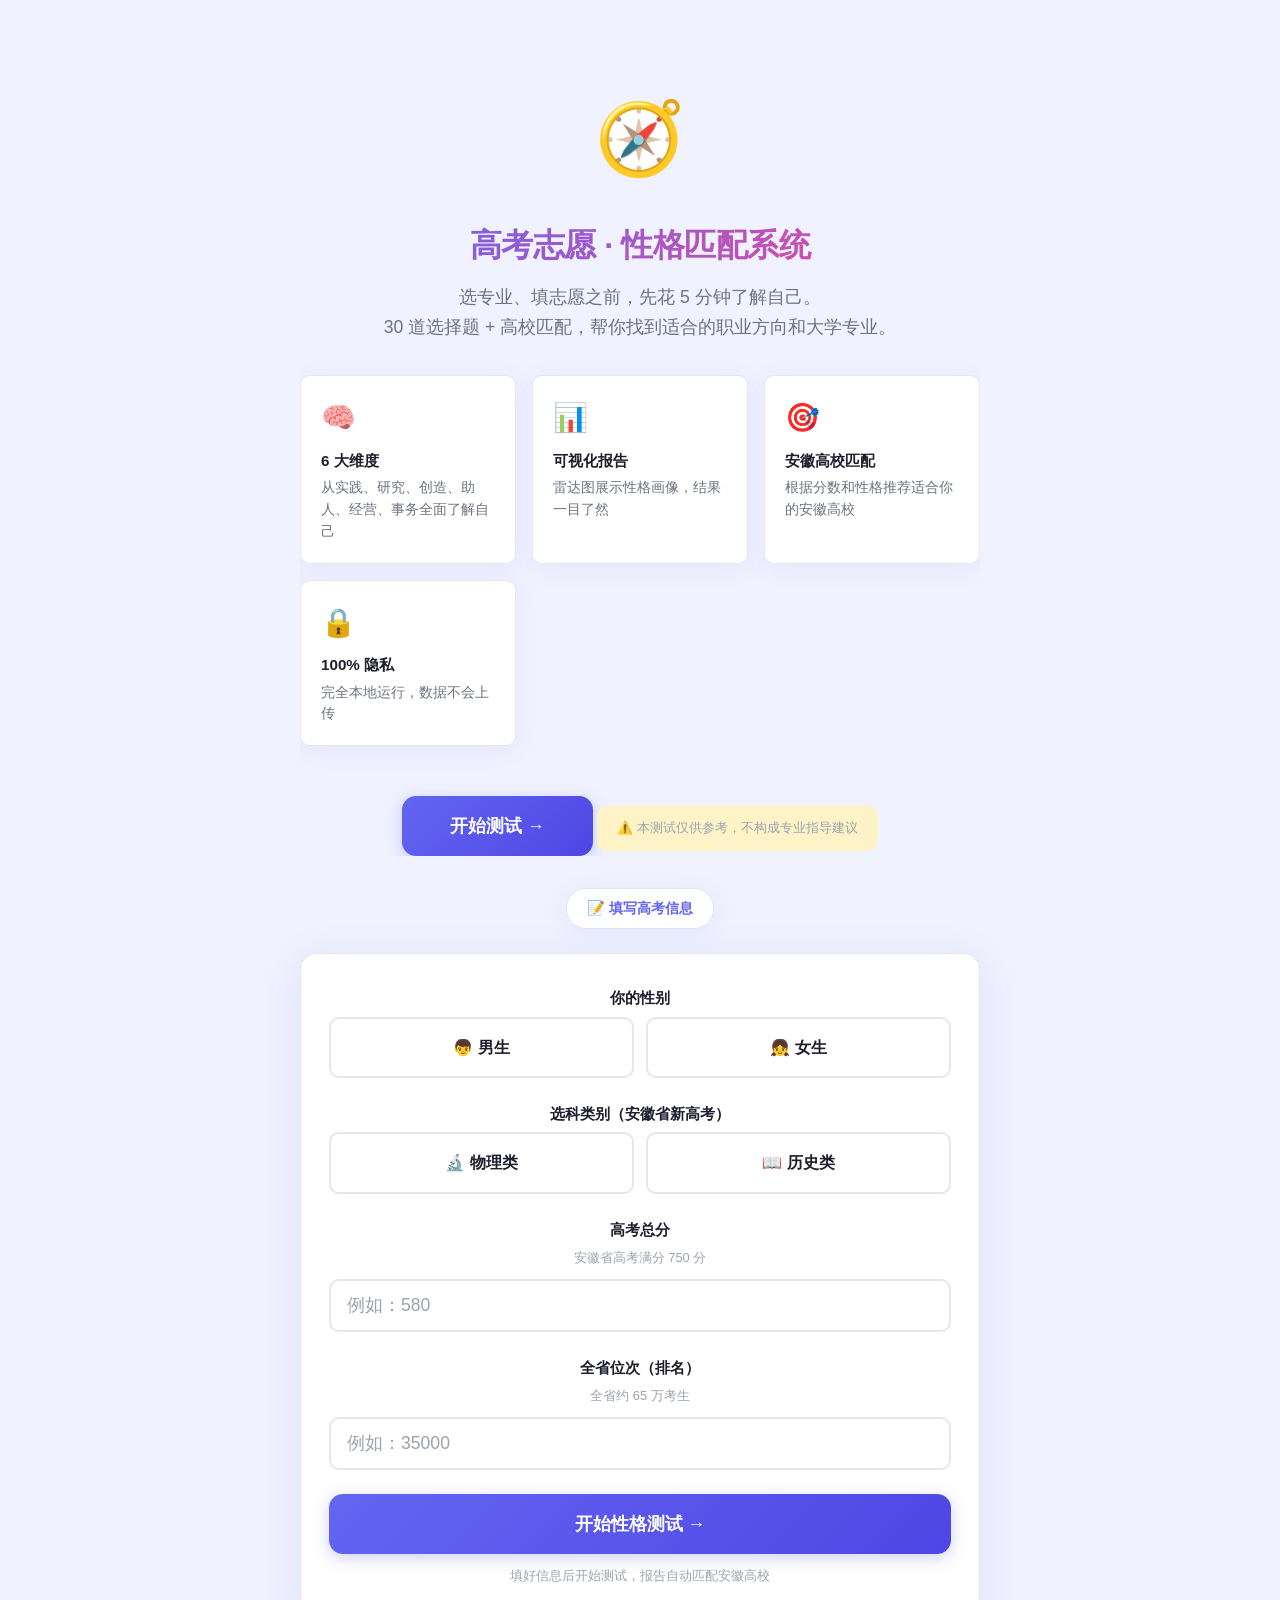
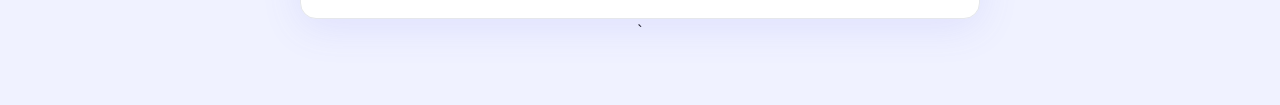
<file: index.html>
<!DOCTYPE html>
<html lang="zh-CN">
<head>
  <meta charset="UTF-8">
  <meta name="viewport" content="width=device-width, initial-scale=1.0">
  <title>高考志愿性格测试 — 了解自己，选对方向</title>
  <meta name="description" content="高考后填志愿选专业？先做这个性格测试，了解自己的兴趣、能力和适合的职业方向。">
  <link rel="stylesheet" href="css/style.css">
</head>
<body>
  <div class="container">

        <!-- ======== 欢迎页（含信息表单） ======== -->
    <div id="welcome-page" class="page">

  <!-- 介绍区域 -->
  <div id="hero-section" class="hero-section">
    <div class="welcome-icon">🧭</div>
    <h1 class="welcome-title">高考志愿 · 性格匹配系统</h1>
    <p class="welcome-subtitle">
      选专业、填志愿之前，先花 5 分钟了解自己。<br>
      30 道选择题 + 高校匹配，帮你找到适合的职业方向和大学专业。
    </p>

    <div class="welcome-features">
      <div class="welcome-feature">
        <div class="welcome-feature-icon">🧠</div>
        <h3>6 大维度</h3>
        <p>从实践、研究、创造、助人、经营、事务全面了解自己</p>
      </div>
      <div class="welcome-feature">
        <div class="welcome-feature-icon">📊</div>
        <h3>可视化报告</h3>
        <p>雷达图展示性格画像，结果一目了然</p>
      </div>
      <div class="welcome-feature">
        <div class="welcome-feature-icon">🎯</div>
        <h3>安徽高校匹配</h3>
        <p>根据分数和性格推荐适合你的安徽高校</p>
      </div>
      <div class="welcome-feature">
        <div class="welcome-feature-icon">🔒</div>
        <h3>100% 隐私</h3>
        <p>完全本地运行，数据不会上传</p>
      </div>
    </div>

    <button class="btn btn-primary btn-large" id="btn-scroll-to-form">
      开始测试 →
    </button>
    <div class="welcome-disclaimer">
      ⚠️ 本测试仅供参考，不构成专业指导建议
    </div>
  </div>

  <!-- 信息表单区 -->
  <div id="info-form-section" class="info-form-section">
    <div class="section-divider"><span>📝 填写高考信息</span></div>

    <div class="info-card">
      <div class="form-section">
        <label class="form-label">你的性别</label>
        <div class="radio-group">
          <label class="radio-btn"><input type="radio" name="gender" value="male"><span class="radio-label">👦 男生</span></label>
          <label class="radio-btn"><input type="radio" name="gender" value="female"><span class="radio-label">👧 女生</span></label>
        </div>
      </div>

      <div class="form-section">
        <label class="form-label">选科类别（安徽省新高考）</label>
        <div class="radio-group">
          <label class="radio-btn"><input type="radio" name="subject" value="wuli"><span class="radio-label">🔬 物理类</span></label>
          <label class="radio-btn"><input type="radio" name="subject" value="lishi"><span class="radio-label">📖 历史类</span></label>
        </div>
      </div>

      <div class="form-section">
        <label class="form-label">高考总分</label>
        <div class="input-hint">安徽省高考满分 750 分</div>
        <input type="number" class="form-input" id="input-score" placeholder="例如：580" min="0" max="750">
      </div>

      <div class="form-section">
        <label class="form-label">全省位次（排名）</label>
        <div class="input-hint">全省约 65 万考生</div>
        <input type="number" class="form-input" id="input-rank" placeholder="例如：35000" min="1" max="650000">
          <div id="rank-indicator" style="margin-top:6px;font-size:0.82rem;color:var(--text-secondary);display:none;">
            你的排名在全部考生中位于前 <span id="rank-pct" style="font-weight:700;color:var(--primary);">0%</span>
            · 对应分数约 <span id="rank-score" style="font-weight:600;">0</span> 分
          </div>
      </div>

      <div class="form-section">
        <button class="btn btn-primary btn-large btn-block" id="btn-start" disabled>
          开始性格测试 →
        </button>
        <div style="text-align:center;margin-top:12px;font-size:0.8rem;color:var(--text-light);">
          填好信息后开始测试，报告自动匹配安徽高校
        </div>
      </div>
    </div>
  </div>`
<div id="test-page" class="page">
      <div class="test-header">
        <h2>高考志愿 · 自我认知测试</h2>
        <p>请根据你的真实感受选择，没有对错之分</p>
      </div>

      <!-- 进度条 -->
      <div class="progress-container">
        <div class="progress-info">
          <span id="progress-text">第 1 / 30 题</span>
          <span id="progress-percent">3%</span>
        </div>
        <div class="progress-bar-track">
          <div class="progress-bar-fill" id="progress-fill"></div>
        </div>
        <div class="dimension-indicator" id="dimension-indicator">
          <span class="dim-dot" style="background:#6366f1"></span>
          维度
        </div>
      </div>

      <!-- 题目卡片 -->
      <div class="question-card">
        <div class="question-number">
          <span class="dim-dot" id="question-dim-dot" style="background:#6366f1;width:6px;height:6px;border-radius:50%;display:inline-block;margin-right:4px;"></span>
          <span id="question-dim-label" style="margin-right:8px;">维度</span>
          <span id="question-number">Q0</span>
        </div>
        <div class="question-text" id="question-text">
          加载中...
        </div>

        <div class="options" id="options">
          <!-- 选项由 JS 动态生成 -->
        </div>

        <div class="test-footer">
          <button class="btn btn-prev" id="btn-prev" disabled>
            ← 上一题
          </button>
          <button class="btn btn-primary btn-next" id="btn-next" disabled>
            <span id="btn-next-text">下一题</span> →
          </button>
        </div>
      </div>

      <div style="text-align:center;margin-top:16px;font-size:0.75rem;color:var(--text-light);">
        键盘快捷键：← 上一题 / → 下一题 / 1-5 直接选择评分
      </div>
    </div>

    <!-- ======== 结果页 ======== -->
    <div id="result-page" class="page">
      <div class="result-header">
        <div class="result-icon" id="result-icon">🎉</div>
        <h2 class="result-title" id="result-title">你的性格类型</h2>
        <p class="result-subtitle" id="result-subtitle">一起来看看你的性格画像吧！</p>
      </div>

      <!-- 雷达图 -->
      <div class="radar-container">
        <h3>你的六大维度得分</h3>
        <canvas id="radarChart" width="400" height="400"></canvas>
      </div>

      <!-- 维度得分卡片 -->
      <div class="dimension-scores" id="dimension-scores">
        <!-- 维度得分卡片由 JS 动态生成 -->
      </div>

      <div id="result-analysis">
        <!-- 主要分析内容由 JS 动态生成 -->
      </div>

      <!-- 重新测试 -->
      <div class="result-actions">
        <button class="btn btn-secondary" id="btn-restart">重新测试</button>
        <button class="btn btn-primary" id="btn-retry">再测一次</button>
      </div>
    </div>

  </div>

  <!-- JS 加载 -->
  <script src="js/questions.js"></script>
  <script src="js/anhui_2026_rank.js"></script>
  <script src="js/universities.js"></script>
  <script src="js/results.js"></script>
  <script src="js/app.js"></script>
</body>
</html>
</file>
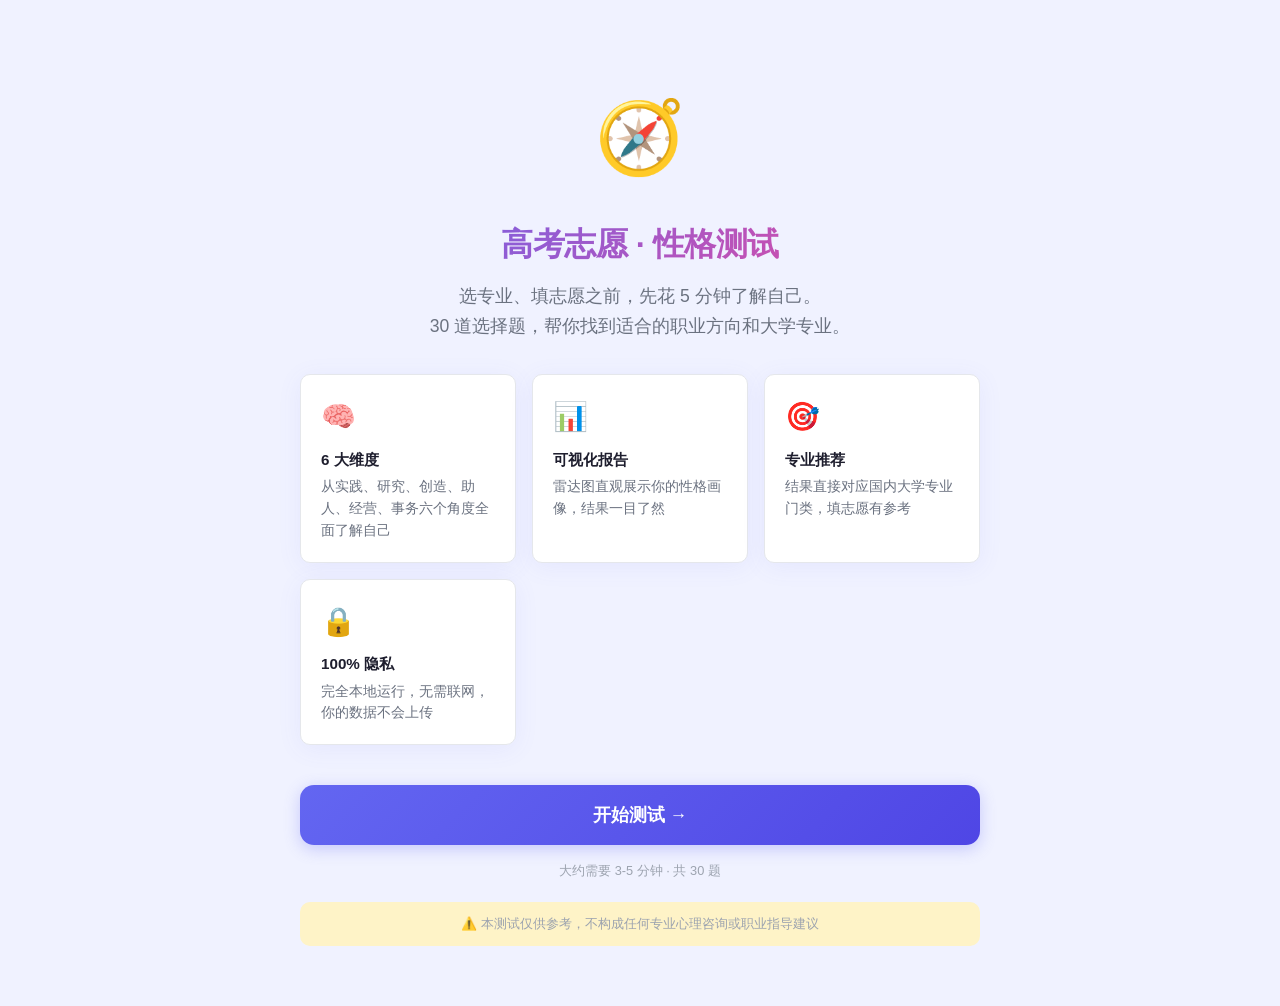
<file: src/index.html>
<!DOCTYPE html>
<html lang="zh-CN">
<head>
  <meta charset="UTF-8">
  <meta name="viewport" content="width=device-width, initial-scale=1.0">
  <title>高考志愿性格测试 — 了解自己，选对方向</title>
  <meta name="description" content="高考后填志愿选专业？先做这个性格测试，了解自己的兴趣、能力和适合的职业方向。">
  <link rel="stylesheet" href="css/style.css">
</head>
<body>
  <div class="container">

    <!-- ======== 欢迎页 ======== -->
    <div id="welcome-page" class="page">
      <div class="welcome-icon">🧭</div>
      <h1 class="welcome-title">高考志愿 · 性格测试</h1>
      <p class="welcome-subtitle">
        选专业、填志愿之前，先花 5 分钟了解自己。<br>
        30 道选择题，帮你找到适合的职业方向和大学专业。
      </p>

      <div class="welcome-features">
        <div class="welcome-feature">
          <div class="welcome-feature-icon">🧠</div>
          <h3>6 大维度</h3>
          <p>从实践、研究、创造、助人、经营、事务六个角度全面了解自己</p>
        </div>
        <div class="welcome-feature">
          <div class="welcome-feature-icon">📊</div>
          <h3>可视化报告</h3>
          <p>雷达图直观展示你的性格画像，结果一目了然</p>
        </div>
        <div class="welcome-feature">
          <div class="welcome-feature-icon">🎯</div>
          <h3>专业推荐</h3>
          <p>结果直接对应国内大学专业门类，填志愿有参考</p>
        </div>
        <div class="welcome-feature">
          <div class="welcome-feature-icon">🔒</div>
          <h3>100% 隐私</h3>
          <p>完全本地运行，无需联网，你的数据不会上传</p>
        </div>
      </div>

      <button class="btn btn-primary btn-large" id="btn-start">
        开始测试 →
      </button>

      <div style="margin-top:16px;font-size:0.8rem;color:var(--text-light);">
        大约需要 3-5 分钟 · 共 30 题
      </div>

      <div class="welcome-disclaimer">
        ⚠️ 本测试仅供参考，不构成任何专业心理咨询或职业指导建议
      </div>
    </div>

    <!-- ======== 测试页 ======== -->
    <div id="test-page" class="page">
      <div class="test-header">
        <h2>高考志愿 · 自我认知测试</h2>
        <p>请根据你的真实感受选择，没有对错之分</p>
      </div>

      <!-- 进度条 -->
      <div class="progress-container">
        <div class="progress-info">
          <span id="progress-text">第 1 / 30 题</span>
          <span id="progress-percent">3%</span>
        </div>
        <div class="progress-bar-track">
          <div class="progress-bar-fill" id="progress-fill"></div>
        </div>
        <div class="dimension-indicator" id="dimension-indicator">
          <span class="dim-dot" style="background:#6366f1"></span>
          维度
        </div>
      </div>

      <!-- 题目卡片 -->
      <div class="question-card">
        <div class="question-number">
          <span class="dim-dot" id="question-dim-dot" style="background:#6366f1;width:6px;height:6px;border-radius:50%;display:inline-block;margin-right:4px;"></span>
          <span id="question-dim-label" style="margin-right:8px;">维度</span>
          <span id="question-number">Q0</span>
        </div>
        <div class="question-text" id="question-text">
          加载中...
        </div>

        <div class="options" id="options">
          <!-- 选项由 JS 动态生成 -->
        </div>

        <div class="test-footer">
          <button class="btn btn-prev" id="btn-prev" disabled>
            ← 上一题
          </button>
          <button class="btn btn-primary btn-next" id="btn-next" disabled>
            <span id="btn-next-text">下一题</span> →
          </button>
        </div>
      </div>

      <div style="text-align:center;margin-top:16px;font-size:0.75rem;color:var(--text-light);">
        键盘快捷键：← 上一题 / → 下一题 / 1-5 直接选择评分
      </div>
    </div>

    <!-- ======== 结果页 ======== -->
    <div id="result-page" class="page">
      <div class="result-header">
        <div class="result-icon" id="result-icon">🎉</div>
        <h2 class="result-title" id="result-title">你的性格类型</h2>
        <p class="result-subtitle" id="result-subtitle">一起来看看你的性格画像吧！</p>
      </div>

      <!-- 雷达图 -->
      <div class="radar-container">
        <h3>你的六大维度得分</h3>
        <canvas id="radarChart" width="400" height="400"></canvas>
      </div>

      <!-- 维度得分卡片 -->
      <div class="dimension-scores" id="dimension-scores">
        <!-- 维度得分卡片由 JS 动态生成 -->
      </div>

      <div id="result-analysis">
        <!-- 主要分析内容由 JS 动态生成 -->
      </div>

      <!-- 重新测试 -->
      <div class="result-actions">
        <button class="btn btn-secondary" id="btn-restart">重新测试</button>
        <button class="btn btn-primary" id="btn-retry">再测一次</button>
      </div>
    </div>

  </div>

  <!-- JS 加载 -->
  <script src="js/questions.js"></script>
  <script src="js/results.js"></script>
  <script src="js/app.js"></script>
</body>
</html>
</file>
<file: css/style.css>
/* ===== 全局重置与基础 ===== */
*, *::before, *::after {
  box-sizing: border-box;
  margin: 0;
  padding: 0;
}

.info-card {
  background: var(--bg-card);
  border-radius: var(--radius);
  padding: 32px 28px;
  box-shadow: var(--shadow-lg);
  border: 1px solid var(--border);
  animation: slideUp 0.4s ease;
}

.form-section {
  margin-bottom: 24px;
}

.form-section:last-child {
  margin-bottom: 0;
}

.form-label {
  display: block;
  font-size: 0.95rem;
  font-weight: 600;
  color: var(--text);
  margin-bottom: 6px;
}

.input-hint {
  font-size: 0.8rem;
  color: var(--text-light);
  margin-bottom: 10px;
}

.form-input {
  width: 100%;
  padding: 14px 16px;
  font-size: 1.1rem;
  border: 2px solid var(--border);
  border-radius: var(--radius-sm);
  outline: none;
  transition: var(--transition);
  font-family: inherit;
  background: white;
}

.form-input:focus {
  border-color: var(--primary);
  box-shadow: 0 0 0 3px rgba(99, 102, 241, 0.1);
}

.form-input::placeholder {
  color: var(--text-light);
}

.radio-group {
  display: flex;
  gap: 12px;
}

.radio-btn {
  flex: 1;
  cursor: pointer;
}

.radio-btn input {
  display: none;
}

.radio-label {
  display: flex;
  align-items: center;
  justify-content: center;
  gap: 8px;
  padding: 16px;
  border: 2px solid var(--border);
  border-radius: var(--radius-sm);
  font-size: 1rem;
  font-weight: 600;
  transition: var(--transition);
  background: white;
  text-align: center;
}

.radio-btn input:checked + .radio-label {
  border-color: var(--primary);
  background: rgba(99, 102, 241, 0.06);
  box-shadow: 0 0 0 1px var(--primary);
}

.radio-btn:hover .radio-label {
  border-color: var(--primary-light);
  background: rgba(99, 102, 241, 0.03);
}

.btn-block {
  width: 100%;
}

.uni-banner {
  display: flex;
  align-items: center;
  gap: 16px;
  background: linear-gradient(135deg, #eef2ff 0%, #faf5ff 100%);
  border: 1px solid #e0e7ff;
  border-radius: var(--radius);
  padding: 20px 24px;
  margin-bottom: 16px;
  animation: slideUp 0.5s ease both;
}

.uni-banner-icon {
  font-size: 40px;
  flex-shrink: 0;
}

.uni-banner-text h3 {
  font-size: 1.15rem;
  font-weight: 700;
  margin-bottom: 4px;
}

.uni-banner-text p {
  font-size: 0.85rem;
  color: var(--text-secondary);
}

.uni-card {
  background: var(--bg-card);
  border-radius: var(--radius-sm);
  padding: 20px;
  box-shadow: var(--shadow);
  border: 1px solid var(--border);
  margin-bottom: 14px;
  animation: slideUp 0.4s ease both;
}

.uni-card:nth-child(2) { animation-delay: 0.05s; }
.uni-card:nth-child(3) { animation-delay: 0.1s; }
.uni-card:nth-child(4) { animation-delay: 0.15s; }
.uni-card:nth-child(5) { animation-delay: 0.2s; }

.uni-card-top {
  display: flex;
  align-items: center;
  gap: 10px;
  margin-bottom: 10px;
  flex-wrap: wrap;
}

.uni-badge {
  display: inline-flex;
  align-items: center;
  gap: 4px;
  padding: 3px 10px;
  border-radius: 6px;
  font-size: 0.8rem;
  font-weight: 700;
}

.uni-tier {
  font-size: 0.75rem;
  font-weight: 600;
  color: var(--primary);
  background: rgba(99, 102, 241, 0.08);
  padding: 2px 8px;
  border-radius: 4px;
}

.uni-city {
  font-size: 0.78rem;
  color: var(--text-secondary);
  margin-left: auto;
}

.uni-name {
  font-size: 1.1rem;
  font-weight: 700;
  margin-bottom: 8px;
  color: var(--text);
}

.uni-tags {
  display: flex;
  flex-wrap: wrap;
  gap: 6px;
  margin-bottom: 8px;
}

.uni-tags .tag {
  font-size: 0.75rem;
  padding: 3px 10px;
  background: #f8fafc;
  border-color: #e2e8f0;
}

.uni-intro {
  font-size: 0.88rem;
  color: var(--text-secondary);
  line-height: 1.6;
  margin-bottom: 10px;
}

.uni-meta {
  display: flex;
  flex-wrap: wrap;
  gap: 12px;
  font-size: 0.78rem;
  color: var(--text-light);
  padding-top: 10px;
  border-top: 1px solid var(--border);
}

@media (max-width: 600px) {
  .info-card {
    padding: 24px 18px;
  }
  .radio-group {
    flex-direction: column;
  }
  .uni-card-top {
    font-size: 0.85rem;
  }
  .uni-meta {
    flex-direction: column;
    gap: 4px;
  }
}
:root {
  --primary: #6366f1;
  --primary-light: #818cf8;
  --primary-dark: #4f46e5;
  --bg: #f0f2ff;
  --bg-card: #ffffff;
  --text: #1e1e2e;
  --text-secondary: #6b7280;
  --text-light: #9ca3af;
  --border: #e5e7eb;
  --radius: 16px;
  --radius-sm: 10px;
  --shadow: 0 4px 24px rgba(99, 102, 241, 0.08);
  --shadow-lg: 0 8px 40px rgba(99, 102, 241, 0.12);
  --transition: 0.35s cubic-bezier(0.4, 0, 0.2, 1);
  --max-width: 720px;

  /* 维度颜色 */
  --color-practical: #FF6B35;
  --color-investigative: #004E89;
  --color-artistic: #9B5DE5;
  --color-social: #00A896;
  --color-enterprising: #F9C74F;
  --color-conventional: #577590;
}

html {
  font-size: 16px;
  -webkit-text-size-adjust: 100%;
}

body {
  font-family: -apple-system, BlinkMacSystemFont, 'Segoe UI', 'PingFang SC', 'Microsoft YaHei', sans-serif;
  background: var(--bg);
  color: var(--text);
  min-height: 100vh;
  line-height: 1.6;
  display: flex;
  flex-direction: column;
  align-items: center;
}

/* ===== 容器 ===== */
.container {
  width: 100%;
  max-width: var(--max-width);
  padding: 20px;
  margin: 0 auto;
}

/* ===== 页面分区 ===== */
.page {
  display: none;
  animation: fadeIn 0.5s ease;
}

.page.active {
  display: block;
}

@keyframes fadeIn {
  from { opacity: 0; transform: translateY(16px); }
  to { opacity: 1; transform: translateY(0); }
}

@keyframes slideUp {
  from { opacity: 0; transform: translateY(24px); }
  to { opacity: 1; transform: translateY(0); }
}

@keyframes scaleIn {
  from { opacity: 0; transform: scale(0.9); }
  to { opacity: 1; transform: scale(1); }
}

@keyframes pulse {
  0%, 100% { transform: scale(1); }
  50% { transform: scale(1.05); }
}

@keyframes float {
  0%, 100% { transform: translateY(0); }
  50% { transform: translateY(-6px); }
}

@keyframes sparkle {
  0% { transform: scale(1) rotate(0deg); opacity: 1; }
  50% { transform: scale(1.2) rotate(180deg); opacity: 0.8; }
  100% { transform: scale(1) rotate(360deg); opacity: 1; }
}

/* ===== 欢迎页面 ===== */
#welcome-page {
  text-align: center;
  padding: 60px 0 40px;
  min-height: 90vh;
  display: flex;
  flex-direction: column;
  justify-content: center;
}

#welcome-page.active {
  display: flex;
}

.welcome-icon {
  font-size: 72px;
  margin-bottom: 24px;
  animation: float 3s ease-in-out infinite;
}

.welcome-title {
  font-size: 2rem;
  font-weight: 800;
  background: linear-gradient(135deg, var(--primary) 0%, #ec4899 100%);
  -webkit-background-clip: text;
  background-clip: text;
  -webkit-text-fill-color: transparent;
  margin-bottom: 12px;
  letter-spacing: -0.5px;
}

.welcome-subtitle {
  font-size: 1.1rem;
  color: var(--text-secondary);
  margin-bottom: 32px;
  line-height: 1.7;
}

.welcome-features {
  display: grid;
  grid-template-columns: repeat(auto-fit, minmax(180px, 1fr));
  gap: 16px;
  margin-bottom: 40px;
  text-align: left;
}

.welcome-feature {
  background: var(--bg-card);
  padding: 20px;
  border-radius: var(--radius-sm);
  box-shadow: var(--shadow);
  border: 1px solid var(--border);
  transition: var(--transition);
}

.welcome-feature:hover {
  transform: translateY(-2px);
  box-shadow: var(--shadow-lg);
}

.welcome-feature-icon {
  font-size: 28px;
  margin-bottom: 8px;
}

.welcome-feature h3 {
  font-size: 0.95rem;
  font-weight: 600;
  margin-bottom: 4px;
}

.welcome-feature p {
  font-size: 0.85rem;
  color: var(--text-secondary);
}

.welcome-disclaimer {
  font-size: 0.8rem;
  color: var(--text-light);
  margin-top: 20px;
  padding: 12px 20px;
  background: #fef3c7;
  border-radius: var(--radius-sm);
  display: inline-block;
}

/* ===== 按钮 ===== */
.btn {
  display: inline-flex;
  align-items: center;
  justify-content: center;
  gap: 8px;
  padding: 14px 32px;
  border: none;
  border-radius: 12px;
  font-size: 1rem;
  font-weight: 600;
  cursor: pointer;
  transition: var(--transition);
  text-decoration: none;
  font-family: inherit;
}

.btn-primary {
  background: linear-gradient(135deg, var(--primary) 0%, var(--primary-dark) 100%);
  color: white;
  box-shadow: 0 4px 16px rgba(99, 102, 241, 0.3);
}

.btn-primary:hover {
  transform: translateY(-2px);
  box-shadow: 0 6px 24px rgba(99, 102, 241, 0.4);
}

.btn-primary:active {
  transform: translateY(0);
}

.btn-secondary {
  background: rgba(99, 102, 241, 0.08);
  color: var(--primary);
}

.btn-secondary:hover {
  background: rgba(99, 102, 241, 0.15);
}

.btn-large {
  padding: 18px 48px;
  font-size: 1.1rem;
  border-radius: 14px;
}

.btn-block {
  width: 100%;
}

/* ===== 测试页面 ===== */
#test-page {
  padding: 20px 0;
}

.test-header {
  text-align: center;
  margin-bottom: 32px;
}

.test-header h2 {
  font-size: 1.15rem;
  font-weight: 700;
  color: var(--text);
  margin-bottom: 4px;
}

.test-header p {
  font-size: 0.85rem;
  color: var(--text-secondary);
}

/* ===== 进度条 ===== */
.progress-container {
  margin-bottom: 40px;
}

.progress-info {
  display: flex;
  justify-content: space-between;
  align-items: center;
  margin-bottom: 8px;
  font-size: 0.85rem;
  color: var(--text-secondary);
}

.progress-bar-track {
  width: 100%;
  height: 8px;
  background: #e5e7eb;
  border-radius: 4px;
  overflow: hidden;
}

.progress-bar-fill {
  height: 100%;
  background: linear-gradient(90deg, var(--primary) 0%, var(--primary-light) 100%);
  border-radius: 4px;
  transition: width 0.5s cubic-bezier(0.4, 0, 0.2, 1);
  width: 0%;
}

.dimension-indicator {
  display: flex;
  align-items: center;
  gap: 8px;
  justify-content: center;
  margin-top: 8px;
  font-size: 0.8rem;
  color: var(--text-secondary);
}

.dimension-indicator .dim-dot {
  width: 8px;
  height: 8px;
  border-radius: 50%;
  display: inline-block;
}

/* ===== 题目卡片 ===== */
.question-card {
  background: var(--bg-card);
  border-radius: var(--radius);
  padding: 40px 32px;
  box-shadow: var(--shadow-lg);
  border: 1px solid var(--border);
  animation: slideUp 0.4s ease;
}

.question-number {
  display: inline-flex;
  align-items: center;
  gap: 6px;
  font-size: 0.8rem;
  font-weight: 600;
  color: var(--primary);
  background: rgba(99, 102, 241, 0.08);
  padding: 4px 12px;
  border-radius: 20px;
  margin-bottom: 16px;
}

.question-text {
  font-size: 1.2rem;
  font-weight: 600;
  line-height: 1.6;
  margin-bottom: 32px;
  min-height: 3.2em;
}

/* ===== 选项 ===== */
.options {
  display: flex;
  flex-direction: column;
  gap: 10px;
}

.option {
  display: flex;
  align-items: center;
  gap: 14px;
  padding: 14px 18px;
  border: 2px solid var(--border);
  border-radius: var(--radius-sm);
  cursor: pointer;
  transition: var(--transition);
  background: white;
  position: relative;
}

.option:hover {
  border-color: var(--primary-light);
  background: rgba(99, 102, 241, 0.03);
}

.option.selected {
  border-color: var(--primary);
  background: rgba(99, 102, 241, 0.06);
  box-shadow: 0 0 0 1px var(--primary);
}

.option.selected::after {
  content: '';
  position: absolute;
  top: 0; left: 0; right: 0; bottom: 0;
  border-radius: var(--radius-sm);
  border: 2px solid var(--primary);
  pointer-events: none;
}

.option-radio {
  width: 20px;
  height: 20px;
  border-radius: 50%;
  border: 2px solid #d1d5db;
  display: flex;
  align-items: center;
  justify-content: center;
  flex-shrink: 0;
  transition: var(--transition);
}

.option.selected .option-radio {
  border-color: var(--primary);
  background: var(--primary);
}

.option.selected .option-radio::after {
  content: '✓';
  color: white;
  font-size: 12px;
  font-weight: 700;
}

.option-label {
  flex: 1;
  font-size: 0.95rem;
  font-weight: 500;
}

.option:hover .option-radio {
  border-color: var(--primary-light);
}

/* ===== 底部操作栏 ===== */
.test-footer {
  display: flex;
  justify-content: space-between;
  align-items: center;
  margin-top: 24px;
}

.btn-prev {
  padding: 12px 24px;
  background: transparent;
  color: var(--text-secondary);
  border: 1px solid var(--border);
}

.btn-prev:hover {
  background: #f9fafb;
  border-color: #d1d5db;
}

.btn-prev:disabled {
  opacity: 0.3;
  cursor: not-allowed;
}

.btn-next {
  padding: 12px 28px;
}

.btn-next:disabled {
  opacity: 0.5;
  cursor: not-allowed;
}

/* ===== 结果页面 ===== */
#result-page {
  padding: 20px 0;
}

.result-header {
  text-align: center;
  margin-bottom: 32px;
}

.result-icon {
  font-size: 56px;
  animation: scaleIn 0.6s ease;
}

.result-title {
  font-size: 1.6rem;
  font-weight: 800;
  margin: 12px 0 8px;
  animation: slideUp 0.5s ease 0.2s both;
}

.result-subtitle {
  color: var(--text-secondary);
  font-size: 1rem;
  animation: slideUp 0.5s ease 0.3s both;
}

/* ===== 雷达图容器 ===== */
.radar-container {
  background: var(--bg-card);
  border-radius: var(--radius);
  padding: 24px;
  box-shadow: var(--shadow);
  border: 1px solid var(--border);
  margin-bottom: 28px;
  text-align: center;
  animation: slideUp 0.5s ease 0.4s both;
}

.radar-container h3 {
  font-size: 1rem;
  font-weight: 700;
  margin-bottom: 16px;
}

#radarChart {
  max-width: 100%;
  height: auto;
}

/* ===== 维度得分卡片 ===== */
.dimension-scores {
  display: grid;
  grid-template-columns: 1fr 1fr;
  gap: 12px;
  margin-bottom: 28px;
  animation: slideUp 0.5s ease 0.5s both;
}

.dim-score-card {
  background: var(--bg-card);
  padding: 16px;
  border-radius: var(--radius-sm);
  box-shadow: var(--shadow);
  border: 1px solid var(--border);
}

.dim-score-header {
  display: flex;
  align-items: center;
  gap: 8px;
  margin-bottom: 8px;
}

.dim-score-header .dim-icon {
  font-size: 20px;
}

.dim-score-header .dim-label {
  font-size: 0.85rem;
  font-weight: 600;
}

.dim-score-bar-track {
  width: 100%;
  height: 6px;
  background: #f3f4f6;
  border-radius: 3px;
  overflow: hidden;
  margin-bottom: 4px;
}

.dim-score-bar-fill {
  height: 100%;
  border-radius: 3px;
  transition: width 1s ease;
  width: 0%;
}

.dim-score-value {
  font-size: 0.75rem;
  color: var(--text-secondary);
  display: flex;
  justify-content: space-between;
}

.dim-score-value .level {
  font-weight: 600;
  color: var(--text);
}

/* ===== 主要分析 ===== */
.result-section {
  background: var(--bg-card);
  border-radius: var(--radius);
  padding: 28px 24px;
  box-shadow: var(--shadow);
  border: 1px solid var(--border);
  margin-bottom: 20px;
  animation: slideUp 0.5s ease both;
}

.result-tag {
  display: inline-flex;
  align-items: center;
  gap: 6px;
  font-size: 0.8rem;
  font-weight: 600;
  color: var(--primary);
  background: rgba(99, 102, 241, 0.08);
  padding: 4px 12px;
  border-radius: 20px;
  margin-bottom: 12px;
}

.result-section h3 {
  font-size: 1.15rem;
  font-weight: 700;
  margin-bottom: 8px;
}

.result-section h4 {
  font-size: 0.95rem;
  font-weight: 600;
  margin-bottom: 8px;
  color: var(--text-secondary);
}

.result-section p {
  font-size: 0.95rem;
  line-height: 1.7;
  color: var(--text);
}

.result-section .slogan {
  font-size: 1.3rem;
  font-weight: 700;
  padding: 12px 0;
  margin-bottom: 12px;
}

/* ===== 组合类型特殊样式 ===== */
.combo-badge {
  display: inline-flex;
  align-items: center;
  gap: 8px;
  padding: 8px 16px;
  background: linear-gradient(135deg, var(--primary) 0%, #ec4899 100%);
  color: white;
  border-radius: 12px;
  font-weight: 700;
  font-size: 0.95rem;
  margin-bottom: 16px;
}

/* ===== 标签云 ===== */
.tag-cloud {
  display: flex;
  flex-wrap: wrap;
  gap: 8px;
  margin-top: 12px;
}

.tag {
  padding: 6px 14px;
  background: rgba(99, 102, 241, 0.06);
  border: 1px solid rgba(99, 102, 241, 0.12);
  border-radius: 20px;
  font-size: 0.85rem;
  font-weight: 500;
  color: var(--text);
  transition: var(--transition);
}

.tag:hover {
  background: rgba(99, 102, 241, 0.12);
}

/* ===== 工作类型标签 ===== */
.worktype-tag {
  padding: 6px 16px;
  border-radius: 20px;
  font-size: 0.85rem;
  font-weight: 600;
  border: 1px solid var(--border);
}

.worktype-tag.engineer {
  background: #dbeafe;
  border-color: #93c5fd;
  color: #1e40af;
}

.worktype-tag.technician {
  background: #e0f2fe;
  border-color: #7dd3fc;
  color: #075985;
}

.worktype-tag.researcher {
  background: #f3e8ff;
  border-color: #d8b4fe;
  color: #6b21a8;
}

.worktype-tag.creative {
  background: #fce7f3;
  border-color: #f9a8d4;
  color: #9d174d;
}

.worktype-tag.white-collar {
  background: #ecfdf5;
  border-color: #6ee7b7;
  color: #065f46;
}

.worktype-tag.blue-collar {
  background: #ffedd5;
  border-color: #fdba74;
  color: #9a3412;
}

.worktype-tag.teacher {
  background: #e0f2fe;
  border-color: #7dd3fc;
  color: #0369a1;
}

.worktype-tag.government {
  background: #fef3c7;
  border-color: #fde68a;
  color: #92400e;
}

.worktype-tag.entrepreneur {
  background: #dbeafe;
  border-color: #93c5fd;
  color: #1e40af;
}

.worktype-tag.freelancer {
  background: #fdf2f8;
  border-color: #fbcfe8;
  color: #9d174d;
}

/* ===== 底部操作 ===== */
.result-actions {
  display: flex;
  gap: 12px;
  margin-top: 24px;
  animation: slideUp 0.5s ease 0.8s both;
}

.result-actions .btn {
  flex: 1;
}

/* ===== 响应式 ===== */
@media (max-width: 600px) {
  .container {
    padding: 12px;
  }

  #welcome-page {
    padding: 40px 0 20px;
    min-height: 85vh;
  }

  .welcome-icon {
    font-size: 56px;
  }

  .welcome-title {
    font-size: 1.5rem;
  }

  .welcome-subtitle {
    font-size: 0.95rem;
  }

  .welcome-features {
    grid-template-columns: 1fr;
    gap: 12px;
  }

  .question-card {
    padding: 28px 20px;
  }

  .question-text {
    font-size: 1.05rem;
    min-height: 2.8em;
  }

  .option {
    padding: 12px 14px;
  }

  .option-label {
    font-size: 0.88rem;
  }

  .dimension-scores {
    grid-template-columns: 1fr;
  }

  .result-header .result-title {
    font-size: 1.3rem;
  }

  .result-section {
    padding: 20px 16px;
  }

  .btn-large {
    padding: 16px 36px;
    font-size: 1rem;
  }

  .result-actions {
    flex-direction: column;
  }
}

@media (min-width: 601px) and (max-width: 900px) {
  .welcome-features {
    grid-template-columns: 1fr 1fr;
  }
}

/* ===== 打印样式 ===== */
@media print {
  body {
    background: white;
  }

  .btn, .result-actions {
    display: none !important;
  }

  .result-section {
    box-shadow: none;
    border: 1px solid #ddd;
    break-inside: avoid;
  }
}

/* ===== 滚动条美化 ===== */
::-webkit-scrollbar {
  width: 6px;
}

::-webkit-scrollbar-track {
  background: transparent;
}

::-webkit-scrollbar-thumb {
  background: #d1d5db;
  border-radius: 3px;
}

::-webkit-scrollbar-thumb:hover {
  background: #9ca3af;
}

/* ===== 选项点击动画 ===== */
.option.selected {
  animation: optionSelect 0.3s cubic-bezier(0.4, 0, 0.2, 1);
}

@keyframes optionSelect {
  0% { transform: scale(1); background-color: rgba(99, 102, 241, 0.06); }
  35% { transform: scale(1.02); background-color: rgba(99, 102, 241, 0.15); box-shadow: 0 0 0 3px rgba(99, 102, 241, 0.15); }
  100% { transform: scale(1); background-color: rgba(99, 102, 241, 0.06); }
}

/* 进度条跳动（即将跳转时） */
.progress-bar-fill.pulsing {
  animation: barPulse 0.35s ease infinite;
}

@keyframes barPulse {
  0%, 100% { opacity: 1; }
  50% { opacity: 0.6; transform: scaleY(1.3); }
}

/* 题目卡片进出动画 */
.question-card.exiting {
  animation: cardExit 0.2s ease forwards;
}

.question-card.entering {
  animation: cardEnter 0.3s ease;
}

@keyframes cardExit {
  0% { opacity: 1; transform: translateX(0) scale(1); }
  100% { opacity: 0; transform: translateX(-12px) scale(0.98); }
}

@keyframes cardEnter {
  0% { opacity: 0; transform: translateX(12px) scale(0.98); }
  100% { opacity: 1; transform: translateX(0) scale(1); }
}

/* ===== 介绍区折叠动画 ===== */
.hero-section {
  transition: max-height 0.6s ease, opacity 0.5s ease, margin 0.5s ease, padding 0.5s ease;
  overflow: hidden;
  max-height: 2000px;
  opacity: 1;
  padding-top: 1px;
}

.hero-section.collapsed {
  max-height: 0;
  opacity: 0;
  margin: 0;
  padding: 0;
  overflow: hidden;
}

.info-form-section {
  scroll-margin-top: 20px;
}

.section-divider {
  display: flex;
  align-items: center;
  justify-content: center;
  margin: 32px 0 24px;
}

.section-divider span {
  background: var(--bg-card);
  padding: 8px 20px;
  border-radius: 20px;
  font-size: 0.9rem;
  font-weight: 600;
  color: var(--primary);
  box-shadow: var(--shadow);
  border: 1px solid var(--border);
}
</file>
<file: src/css/style.css>
/* ===== 全局重置与基础 ===== */
*, *::before, *::after {
  box-sizing: border-box;
  margin: 0;
  padding: 0;
}

:root {
  --primary: #6366f1;
  --primary-light: #818cf8;
  --primary-dark: #4f46e5;
  --bg: #f0f2ff;
  --bg-card: #ffffff;
  --text: #1e1e2e;
  --text-secondary: #6b7280;
  --text-light: #9ca3af;
  --border: #e5e7eb;
  --radius: 16px;
  --radius-sm: 10px;
  --shadow: 0 4px 24px rgba(99, 102, 241, 0.08);
  --shadow-lg: 0 8px 40px rgba(99, 102, 241, 0.12);
  --transition: 0.35s cubic-bezier(0.4, 0, 0.2, 1);
  --max-width: 720px;

  /* 维度颜色 */
  --color-practical: #FF6B35;
  --color-investigative: #004E89;
  --color-artistic: #9B5DE5;
  --color-social: #00A896;
  --color-enterprising: #F9C74F;
  --color-conventional: #577590;
}

html {
  font-size: 16px;
  -webkit-text-size-adjust: 100%;
}

body {
  font-family: -apple-system, BlinkMacSystemFont, 'Segoe UI', 'PingFang SC', 'Microsoft YaHei', sans-serif;
  background: var(--bg);
  color: var(--text);
  min-height: 100vh;
  line-height: 1.6;
  display: flex;
  flex-direction: column;
  align-items: center;
}

/* ===== 容器 ===== */
.container {
  width: 100%;
  max-width: var(--max-width);
  padding: 20px;
  margin: 0 auto;
}

/* ===== 页面分区 ===== */
.page {
  display: none;
  animation: fadeIn 0.5s ease;
}

.page.active {
  display: block;
}

@keyframes fadeIn {
  from { opacity: 0; transform: translateY(16px); }
  to { opacity: 1; transform: translateY(0); }
}

@keyframes slideUp {
  from { opacity: 0; transform: translateY(24px); }
  to { opacity: 1; transform: translateY(0); }
}

@keyframes scaleIn {
  from { opacity: 0; transform: scale(0.9); }
  to { opacity: 1; transform: scale(1); }
}

@keyframes pulse {
  0%, 100% { transform: scale(1); }
  50% { transform: scale(1.05); }
}

@keyframes float {
  0%, 100% { transform: translateY(0); }
  50% { transform: translateY(-6px); }
}

@keyframes sparkle {
  0% { transform: scale(1) rotate(0deg); opacity: 1; }
  50% { transform: scale(1.2) rotate(180deg); opacity: 0.8; }
  100% { transform: scale(1) rotate(360deg); opacity: 1; }
}

/* ===== 欢迎页面 ===== */
#welcome-page {
  text-align: center;
  padding: 60px 0 40px;
  min-height: 90vh;
  display: flex;
  flex-direction: column;
  justify-content: center;
}

#welcome-page.active {
  display: flex;
}

.welcome-icon {
  font-size: 72px;
  margin-bottom: 24px;
  animation: float 3s ease-in-out infinite;
}

.welcome-title {
  font-size: 2rem;
  font-weight: 800;
  background: linear-gradient(135deg, var(--primary) 0%, #ec4899 100%);
  -webkit-background-clip: text;
  background-clip: text;
  -webkit-text-fill-color: transparent;
  margin-bottom: 12px;
  letter-spacing: -0.5px;
}

.welcome-subtitle {
  font-size: 1.1rem;
  color: var(--text-secondary);
  margin-bottom: 32px;
  line-height: 1.7;
}

.welcome-features {
  display: grid;
  grid-template-columns: repeat(auto-fit, minmax(180px, 1fr));
  gap: 16px;
  margin-bottom: 40px;
  text-align: left;
}

.welcome-feature {
  background: var(--bg-card);
  padding: 20px;
  border-radius: var(--radius-sm);
  box-shadow: var(--shadow);
  border: 1px solid var(--border);
  transition: var(--transition);
}

.welcome-feature:hover {
  transform: translateY(-2px);
  box-shadow: var(--shadow-lg);
}

.welcome-feature-icon {
  font-size: 28px;
  margin-bottom: 8px;
}

.welcome-feature h3 {
  font-size: 0.95rem;
  font-weight: 600;
  margin-bottom: 4px;
}

.welcome-feature p {
  font-size: 0.85rem;
  color: var(--text-secondary);
}

.welcome-disclaimer {
  font-size: 0.8rem;
  color: var(--text-light);
  margin-top: 20px;
  padding: 12px 20px;
  background: #fef3c7;
  border-radius: var(--radius-sm);
  display: inline-block;
}

/* ===== 按钮 ===== */
.btn {
  display: inline-flex;
  align-items: center;
  justify-content: center;
  gap: 8px;
  padding: 14px 32px;
  border: none;
  border-radius: 12px;
  font-size: 1rem;
  font-weight: 600;
  cursor: pointer;
  transition: var(--transition);
  text-decoration: none;
  font-family: inherit;
}

.btn-primary {
  background: linear-gradient(135deg, var(--primary) 0%, var(--primary-dark) 100%);
  color: white;
  box-shadow: 0 4px 16px rgba(99, 102, 241, 0.3);
}

.btn-primary:hover {
  transform: translateY(-2px);
  box-shadow: 0 6px 24px rgba(99, 102, 241, 0.4);
}

.btn-primary:active {
  transform: translateY(0);
}

.btn-secondary {
  background: rgba(99, 102, 241, 0.08);
  color: var(--primary);
}

.btn-secondary:hover {
  background: rgba(99, 102, 241, 0.15);
}

.btn-large {
  padding: 18px 48px;
  font-size: 1.1rem;
  border-radius: 14px;
}

.btn-block {
  width: 100%;
}

/* ===== 测试页面 ===== */
#test-page {
  padding: 20px 0;
}

.test-header {
  text-align: center;
  margin-bottom: 32px;
}

.test-header h2 {
  font-size: 1.15rem;
  font-weight: 700;
  color: var(--text);
  margin-bottom: 4px;
}

.test-header p {
  font-size: 0.85rem;
  color: var(--text-secondary);
}

/* ===== 进度条 ===== */
.progress-container {
  margin-bottom: 40px;
}

.progress-info {
  display: flex;
  justify-content: space-between;
  align-items: center;
  margin-bottom: 8px;
  font-size: 0.85rem;
  color: var(--text-secondary);
}

.progress-bar-track {
  width: 100%;
  height: 8px;
  background: #e5e7eb;
  border-radius: 4px;
  overflow: hidden;
}

.progress-bar-fill {
  height: 100%;
  background: linear-gradient(90deg, var(--primary) 0%, var(--primary-light) 100%);
  border-radius: 4px;
  transition: width 0.5s cubic-bezier(0.4, 0, 0.2, 1);
  width: 0%;
}

.dimension-indicator {
  display: flex;
  align-items: center;
  gap: 8px;
  justify-content: center;
  margin-top: 8px;
  font-size: 0.8rem;
  color: var(--text-secondary);
}

.dimension-indicator .dim-dot {
  width: 8px;
  height: 8px;
  border-radius: 50%;
  display: inline-block;
}

/* ===== 题目卡片 ===== */
.question-card {
  background: var(--bg-card);
  border-radius: var(--radius);
  padding: 40px 32px;
  box-shadow: var(--shadow-lg);
  border: 1px solid var(--border);
  animation: slideUp 0.4s ease;
}

.question-number {
  display: inline-flex;
  align-items: center;
  gap: 6px;
  font-size: 0.8rem;
  font-weight: 600;
  color: var(--primary);
  background: rgba(99, 102, 241, 0.08);
  padding: 4px 12px;
  border-radius: 20px;
  margin-bottom: 16px;
}

.question-text {
  font-size: 1.2rem;
  font-weight: 600;
  line-height: 1.6;
  margin-bottom: 32px;
  min-height: 3.2em;
}

/* ===== 选项 ===== */
.options {
  display: flex;
  flex-direction: column;
  gap: 10px;
}

.option {
  display: flex;
  align-items: center;
  gap: 14px;
  padding: 14px 18px;
  border: 2px solid var(--border);
  border-radius: var(--radius-sm);
  cursor: pointer;
  transition: var(--transition);
  background: white;
  position: relative;
}

.option:hover {
  border-color: var(--primary-light);
  background: rgba(99, 102, 241, 0.03);
}

.option.selected {
  border-color: var(--primary);
  background: rgba(99, 102, 241, 0.06);
  box-shadow: 0 0 0 1px var(--primary);
}

.option.selected::after {
  content: '';
  position: absolute;
  top: 0; left: 0; right: 0; bottom: 0;
  border-radius: var(--radius-sm);
  border: 2px solid var(--primary);
  pointer-events: none;
}

.option-radio {
  width: 20px;
  height: 20px;
  border-radius: 50%;
  border: 2px solid #d1d5db;
  display: flex;
  align-items: center;
  justify-content: center;
  flex-shrink: 0;
  transition: var(--transition);
}

.option.selected .option-radio {
  border-color: var(--primary);
  background: var(--primary);
}

.option.selected .option-radio::after {
  content: '✓';
  color: white;
  font-size: 12px;
  font-weight: 700;
}

.option-label {
  flex: 1;
  font-size: 0.95rem;
  font-weight: 500;
}

.option:hover .option-radio {
  border-color: var(--primary-light);
}

/* ===== 底部操作栏 ===== */
.test-footer {
  display: flex;
  justify-content: space-between;
  align-items: center;
  margin-top: 24px;
}

.btn-prev {
  padding: 12px 24px;
  background: transparent;
  color: var(--text-secondary);
  border: 1px solid var(--border);
}

.btn-prev:hover {
  background: #f9fafb;
  border-color: #d1d5db;
}

.btn-prev:disabled {
  opacity: 0.3;
  cursor: not-allowed;
}

.btn-next {
  padding: 12px 28px;
}

.btn-next:disabled {
  opacity: 0.5;
  cursor: not-allowed;
}

/* ===== 结果页面 ===== */
#result-page {
  padding: 20px 0;
}

.result-header {
  text-align: center;
  margin-bottom: 32px;
}

.result-icon {
  font-size: 56px;
  animation: scaleIn 0.6s ease;
}

.result-title {
  font-size: 1.6rem;
  font-weight: 800;
  margin: 12px 0 8px;
  animation: slideUp 0.5s ease 0.2s both;
}

.result-subtitle {
  color: var(--text-secondary);
  font-size: 1rem;
  animation: slideUp 0.5s ease 0.3s both;
}

/* ===== 雷达图容器 ===== */
.radar-container {
  background: var(--bg-card);
  border-radius: var(--radius);
  padding: 24px;
  box-shadow: var(--shadow);
  border: 1px solid var(--border);
  margin-bottom: 28px;
  text-align: center;
  animation: slideUp 0.5s ease 0.4s both;
}

.radar-container h3 {
  font-size: 1rem;
  font-weight: 700;
  margin-bottom: 16px;
}

#radarChart {
  max-width: 100%;
  height: auto;
}

/* ===== 维度得分卡片 ===== */
.dimension-scores {
  display: grid;
  grid-template-columns: 1fr 1fr;
  gap: 12px;
  margin-bottom: 28px;
  animation: slideUp 0.5s ease 0.5s both;
}

.dim-score-card {
  background: var(--bg-card);
  padding: 16px;
  border-radius: var(--radius-sm);
  box-shadow: var(--shadow);
  border: 1px solid var(--border);
}

.dim-score-header {
  display: flex;
  align-items: center;
  gap: 8px;
  margin-bottom: 8px;
}

.dim-score-header .dim-icon {
  font-size: 20px;
}

.dim-score-header .dim-label {
  font-size: 0.85rem;
  font-weight: 600;
}

.dim-score-bar-track {
  width: 100%;
  height: 6px;
  background: #f3f4f6;
  border-radius: 3px;
  overflow: hidden;
  margin-bottom: 4px;
}

.dim-score-bar-fill {
  height: 100%;
  border-radius: 3px;
  transition: width 1s ease;
  width: 0%;
}

.dim-score-value {
  font-size: 0.75rem;
  color: var(--text-secondary);
  display: flex;
  justify-content: space-between;
}

.dim-score-value .level {
  font-weight: 600;
  color: var(--text);
}

/* ===== 主要分析 ===== */
.result-section {
  background: var(--bg-card);
  border-radius: var(--radius);
  padding: 28px 24px;
  box-shadow: var(--shadow);
  border: 1px solid var(--border);
  margin-bottom: 20px;
  animation: slideUp 0.5s ease both;
}

.result-tag {
  display: inline-flex;
  align-items: center;
  gap: 6px;
  font-size: 0.8rem;
  font-weight: 600;
  color: var(--primary);
  background: rgba(99, 102, 241, 0.08);
  padding: 4px 12px;
  border-radius: 20px;
  margin-bottom: 12px;
}

.result-section h3 {
  font-size: 1.15rem;
  font-weight: 700;
  margin-bottom: 8px;
}

.result-section h4 {
  font-size: 0.95rem;
  font-weight: 600;
  margin-bottom: 8px;
  color: var(--text-secondary);
}

.result-section p {
  font-size: 0.95rem;
  line-height: 1.7;
  color: var(--text);
}

.result-section .slogan {
  font-size: 1.3rem;
  font-weight: 700;
  padding: 12px 0;
  margin-bottom: 12px;
}

/* ===== 组合类型特殊样式 ===== */
.combo-badge {
  display: inline-flex;
  align-items: center;
  gap: 8px;
  padding: 8px 16px;
  background: linear-gradient(135deg, var(--primary) 0%, #ec4899 100%);
  color: white;
  border-radius: 12px;
  font-weight: 700;
  font-size: 0.95rem;
  margin-bottom: 16px;
}

/* ===== 标签云 ===== */
.tag-cloud {
  display: flex;
  flex-wrap: wrap;
  gap: 8px;
  margin-top: 12px;
}

.tag {
  padding: 6px 14px;
  background: rgba(99, 102, 241, 0.06);
  border: 1px solid rgba(99, 102, 241, 0.12);
  border-radius: 20px;
  font-size: 0.85rem;
  font-weight: 500;
  color: var(--text);
  transition: var(--transition);
}

.tag:hover {
  background: rgba(99, 102, 241, 0.12);
}

/* ===== 工作类型标签 ===== */
.worktype-tag {
  padding: 6px 16px;
  border-radius: 20px;
  font-size: 0.85rem;
  font-weight: 600;
  border: 1px solid var(--border);
}

.worktype-tag.engineer {
  background: #dbeafe;
  border-color: #93c5fd;
  color: #1e40af;
}

.worktype-tag.technician {
  background: #e0f2fe;
  border-color: #7dd3fc;
  color: #075985;
}

.worktype-tag.researcher {
  background: #f3e8ff;
  border-color: #d8b4fe;
  color: #6b21a8;
}

.worktype-tag.creative {
  background: #fce7f3;
  border-color: #f9a8d4;
  color: #9d174d;
}

.worktype-tag.white-collar {
  background: #ecfdf5;
  border-color: #6ee7b7;
  color: #065f46;
}

.worktype-tag.blue-collar {
  background: #ffedd5;
  border-color: #fdba74;
  color: #9a3412;
}

.worktype-tag.teacher {
  background: #e0f2fe;
  border-color: #7dd3fc;
  color: #0369a1;
}

.worktype-tag.government {
  background: #fef3c7;
  border-color: #fde68a;
  color: #92400e;
}

.worktype-tag.entrepreneur {
  background: #dbeafe;
  border-color: #93c5fd;
  color: #1e40af;
}

.worktype-tag.freelancer {
  background: #fdf2f8;
  border-color: #fbcfe8;
  color: #9d174d;
}

/* ===== 底部操作 ===== */
.result-actions {
  display: flex;
  gap: 12px;
  margin-top: 24px;
  animation: slideUp 0.5s ease 0.8s both;
}

.result-actions .btn {
  flex: 1;
}

/* ===== 响应式 ===== */
@media (max-width: 600px) {
  .container {
    padding: 12px;
  }

  #welcome-page {
    padding: 40px 0 20px;
    min-height: 85vh;
  }

  .welcome-icon {
    font-size: 56px;
  }

  .welcome-title {
    font-size: 1.5rem;
  }

  .welcome-subtitle {
    font-size: 0.95rem;
  }

  .welcome-features {
    grid-template-columns: 1fr;
    gap: 12px;
  }

  .question-card {
    padding: 28px 20px;
  }

  .question-text {
    font-size: 1.05rem;
    min-height: 2.8em;
  }

  .option {
    padding: 12px 14px;
  }

  .option-label {
    font-size: 0.88rem;
  }

  .dimension-scores {
    grid-template-columns: 1fr;
  }

  .result-header .result-title {
    font-size: 1.3rem;
  }

  .result-section {
    padding: 20px 16px;
  }

  .btn-large {
    padding: 16px 36px;
    font-size: 1rem;
  }

  .result-actions {
    flex-direction: column;
  }
}

@media (min-width: 601px) and (max-width: 900px) {
  .welcome-features {
    grid-template-columns: 1fr 1fr;
  }
}

/* ===== 打印样式 ===== */
@media print {
  body {
    background: white;
  }

  .btn, .result-actions {
    display: none !important;
  }

  .result-section {
    box-shadow: none;
    border: 1px solid #ddd;
    break-inside: avoid;
  }
}

/* ===== 滚动条美化 ===== */
::-webkit-scrollbar {
  width: 6px;
}

::-webkit-scrollbar-track {
  background: transparent;
}

::-webkit-scrollbar-thumb {
  background: #d1d5db;
  border-radius: 3px;
}

::-webkit-scrollbar-thumb:hover {
  background: #9ca3af;
}
</file>
